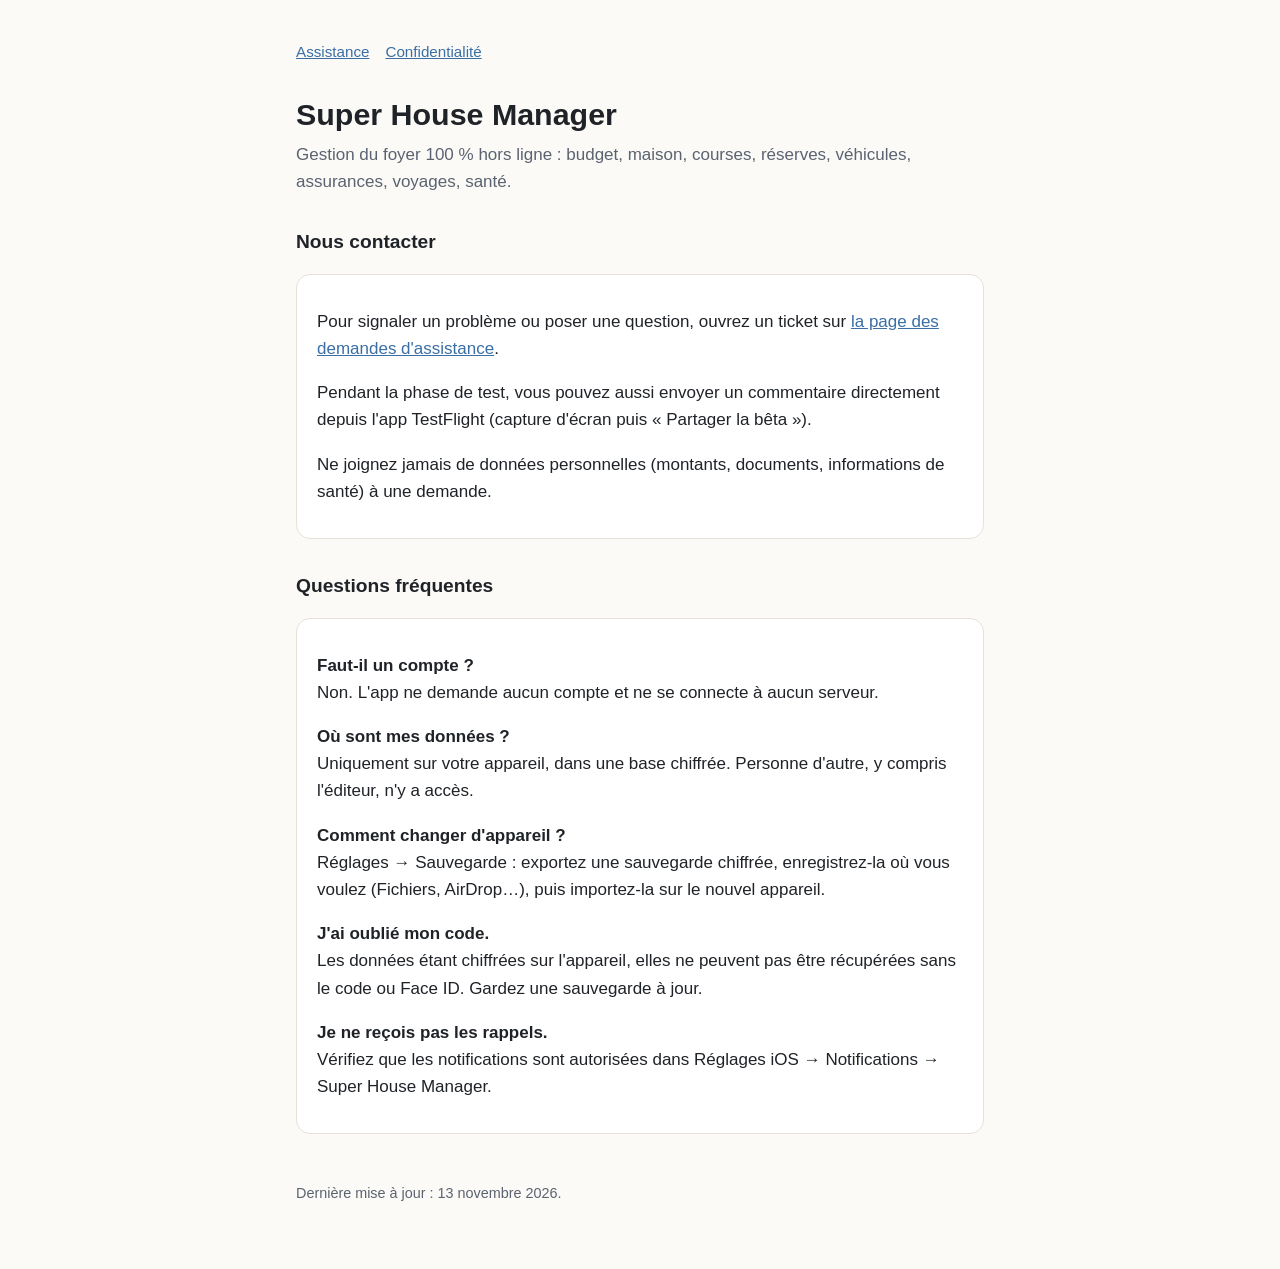
<file: index.html>
<!doctype html>
<html lang="fr"><head><meta charset="utf-8"><meta name="viewport" content="width=device-width,initial-scale=1">
<title>Super House Manager — Assistance</title><link rel="stylesheet" href="style.css"></head>
<body><main>
<nav><a href="./">Assistance</a><a href="confidentialite.html">Confidentialité</a></nav>
<h1>Super House Manager</h1>
<p class="sub">Gestion du foyer 100 % hors ligne : budget, maison, courses, réserves, véhicules, assurances, voyages, santé.</p>

<h2>Nous contacter</h2>
<div class="card">
<p>Pour signaler un problème ou poser une question, ouvrez un ticket sur
<a href="https://github.com/Rushnc2010/house-manager-support/issues">la page des demandes d'assistance</a>.</p>
<p>Pendant la phase de test, vous pouvez aussi envoyer un commentaire directement depuis l'app TestFlight (capture d'écran puis « Partager la bêta »).</p>
<p>Ne joignez jamais de données personnelles (montants, documents, informations de santé) à une demande.</p>
</div>

<h2>Questions fréquentes</h2>
<div class="card">
<p><strong>Faut-il un compte ?</strong><br>Non. L'app ne demande aucun compte et ne se connecte à aucun serveur.</p>
<p><strong>Où sont mes données ?</strong><br>Uniquement sur votre appareil, dans une base chiffrée. Personne d'autre, y compris l'éditeur, n'y a accès.</p>
<p><strong>Comment changer d'appareil ?</strong><br>Réglages → Sauvegarde : exportez une sauvegarde chiffrée, enregistrez-la où vous voulez (Fichiers, AirDrop…), puis importez-la sur le nouvel appareil.</p>
<p><strong>J'ai oublié mon code.</strong><br>Les données étant chiffrées sur l'appareil, elles ne peuvent pas être récupérées sans le code ou Face ID. Gardez une sauvegarde à jour.</p>
<p><strong>Je ne reçois pas les rappels.</strong><br>Vérifiez que les notifications sont autorisées dans Réglages iOS → Notifications → Super House Manager.</p>
</div>

<footer>Dernière mise à jour : 13 novembre 2026.</footer>
</main></body></html>
</file>
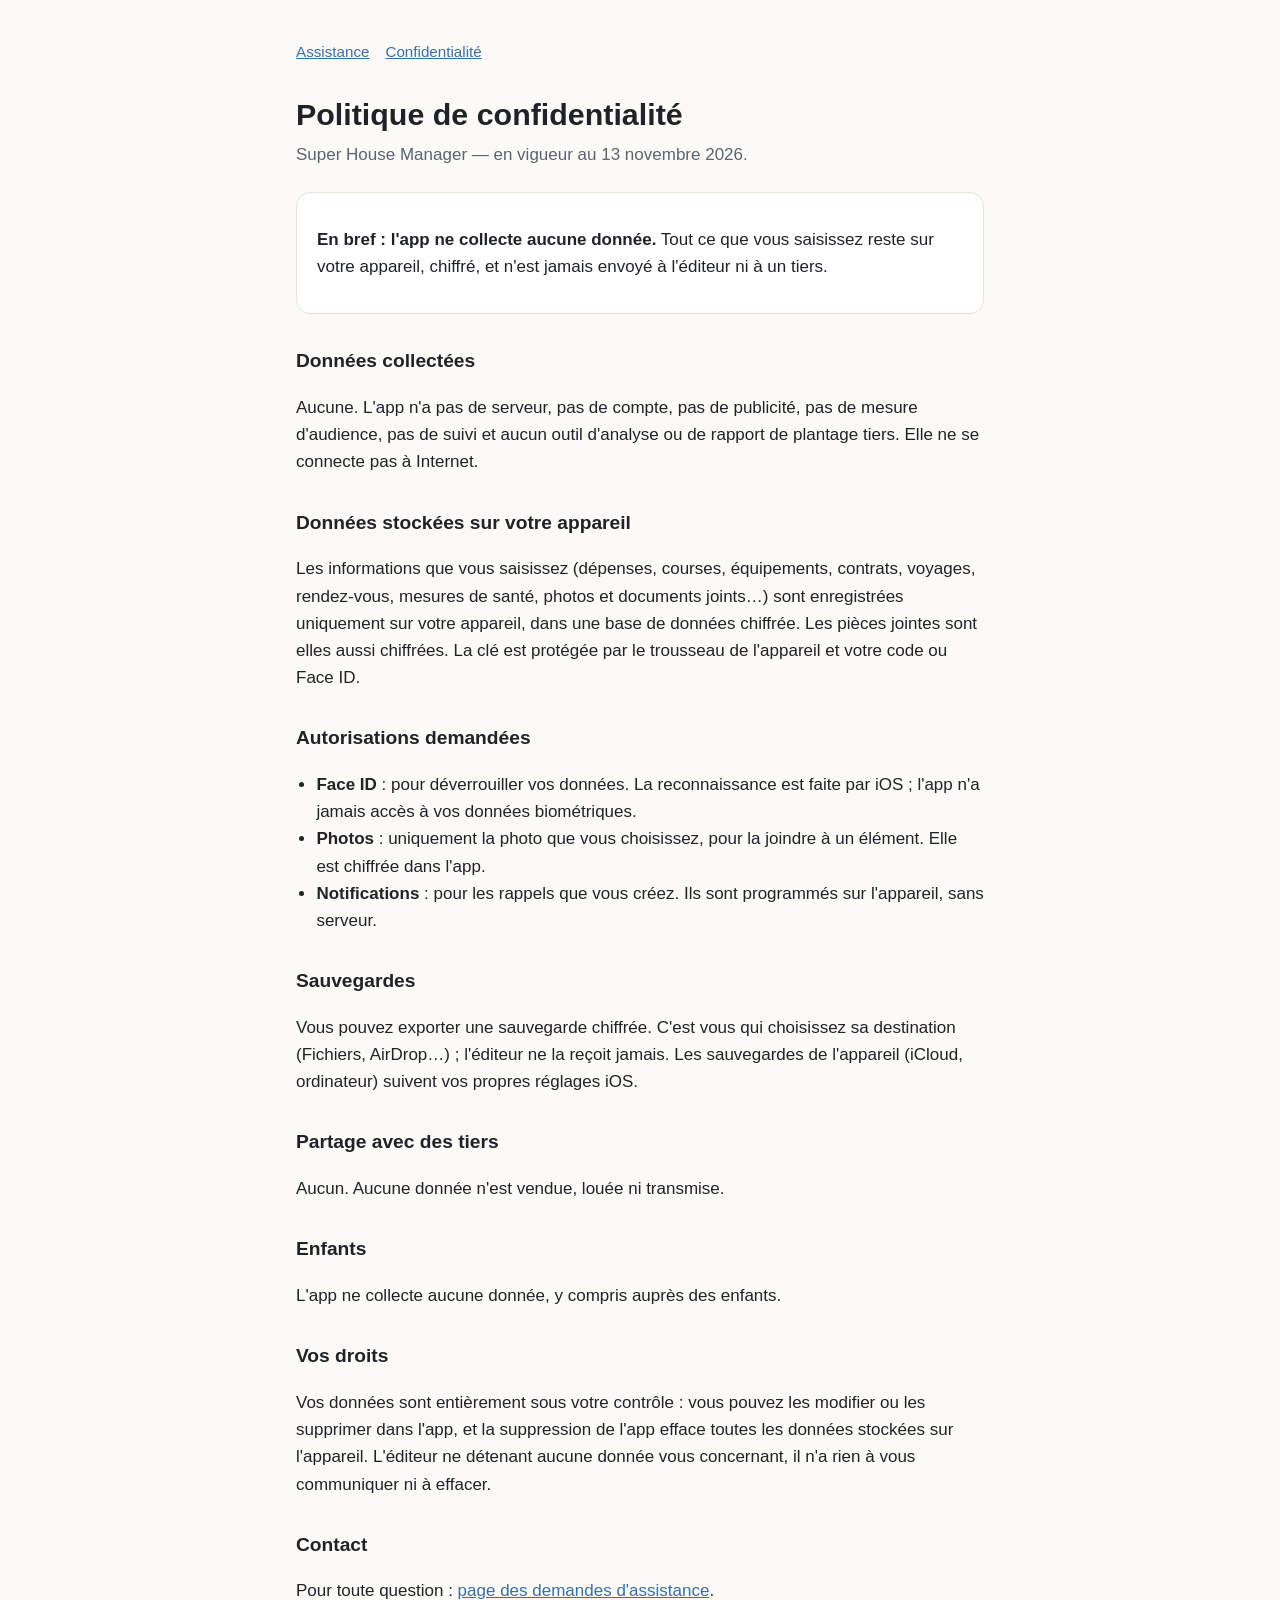
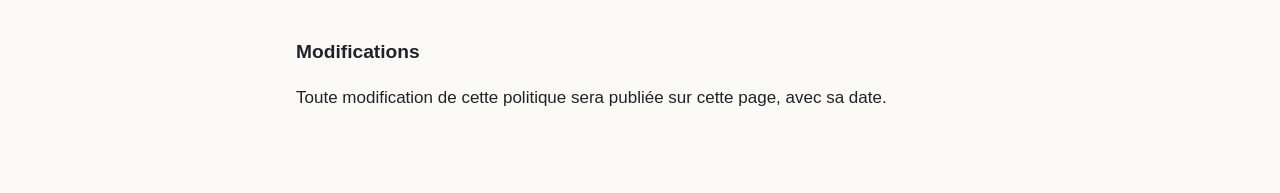
<file: confidentialite.html>
<!doctype html>
<html lang="fr"><head><meta charset="utf-8"><meta name="viewport" content="width=device-width,initial-scale=1">
<title>Super House Manager — Confidentialité</title><link rel="stylesheet" href="style.css"></head>
<body><main>
<nav><a href="./">Assistance</a><a href="confidentialite.html">Confidentialité</a></nav>
<h1>Politique de confidentialité</h1>
<p class="sub">Super House Manager — en vigueur au 13 novembre 2026.</p>

<div class="card"><p><strong>En bref : l'app ne collecte aucune donnée.</strong> Tout ce que vous saisissez reste sur votre appareil, chiffré, et n'est jamais envoyé à l'éditeur ni à un tiers.</p></div>

<h2>Données collectées</h2>
<p>Aucune. L'app n'a pas de serveur, pas de compte, pas de publicité, pas de mesure d'audience, pas de suivi et aucun outil d'analyse ou de rapport de plantage tiers. Elle ne se connecte pas à Internet.</p>

<h2>Données stockées sur votre appareil</h2>
<p>Les informations que vous saisissez (dépenses, courses, équipements, contrats, voyages, rendez-vous, mesures de santé, photos et documents joints…) sont enregistrées uniquement sur votre appareil, dans une base de données chiffrée. Les pièces jointes sont elles aussi chiffrées. La clé est protégée par le trousseau de l'appareil et votre code ou Face ID.</p>

<h2>Autorisations demandées</h2>
<ul>
<li><strong>Face ID</strong> : pour déverrouiller vos données. La reconnaissance est faite par iOS ; l'app n'a jamais accès à vos données biométriques.</li>
<li><strong>Photos</strong> : uniquement la photo que vous choisissez, pour la joindre à un élément. Elle est chiffrée dans l'app.</li>
<li><strong>Notifications</strong> : pour les rappels que vous créez. Ils sont programmés sur l'appareil, sans serveur.</li>
</ul>

<h2>Sauvegardes</h2>
<p>Vous pouvez exporter une sauvegarde chiffrée. C'est vous qui choisissez sa destination (Fichiers, AirDrop…) ; l'éditeur ne la reçoit jamais. Les sauvegardes de l'appareil (iCloud, ordinateur) suivent vos propres réglages iOS.</p>

<h2>Partage avec des tiers</h2>
<p>Aucun. Aucune donnée n'est vendue, louée ni transmise.</p>

<h2>Enfants</h2>
<p>L'app ne collecte aucune donnée, y compris auprès des enfants.</p>

<h2>Vos droits</h2>
<p>Vos données sont entièrement sous votre contrôle : vous pouvez les modifier ou les supprimer dans l'app, et la suppression de l'app efface toutes les données stockées sur l'appareil. L'éditeur ne détenant aucune donnée vous concernant, il n'a rien à vous communiquer ni à effacer.</p>

<h2>Contact</h2>
<p>Pour toute question : <a href="https://github.com/Rushnc2010/house-manager-support/issues">page des demandes d'assistance</a>.</p>

<h2>Modifications</h2>
<p>Toute modification de cette politique sera publiée sur cette page, avec sa date.</p>
</main></body></html>
</file>
<file: style.css>
:root{--bg:#fbfaf7;--fg:#1f2328;--muted:#5b6370;--card:#fff;--line:#e6e2da;--accent:#3a6ea5}
@media (prefers-color-scheme:dark){:root{--bg:#16181b;--fg:#ecebe8;--muted:#a3a8b0;--card:#1f2226;--line:#2f333a;--accent:#8ab4e6}}
*{box-sizing:border-box}body{margin:0;background:var(--bg);color:var(--fg);font:17px/1.6 -apple-system,BlinkMacSystemFont,"Segoe UI",Roboto,sans-serif}
main{max-width:720px;margin:0 auto;padding:40px 16px 64px}h1{font-size:1.9rem;line-height:1.2;margin:0 0 8px}h2{font-size:1.2rem;margin:32px 0 8px}
.sub{color:var(--muted);margin:0 0 24px}.card{background:var(--card);border:1px solid var(--line);border-radius:14px;padding:16px 20px;margin:16px 0}
a{color:var(--accent)}nav{display:flex;gap:16px;margin-bottom:32px;font-size:.95rem}ul{padding-left:1.2em}footer{color:var(--muted);font-size:.9rem;margin-top:48px}
</file>
